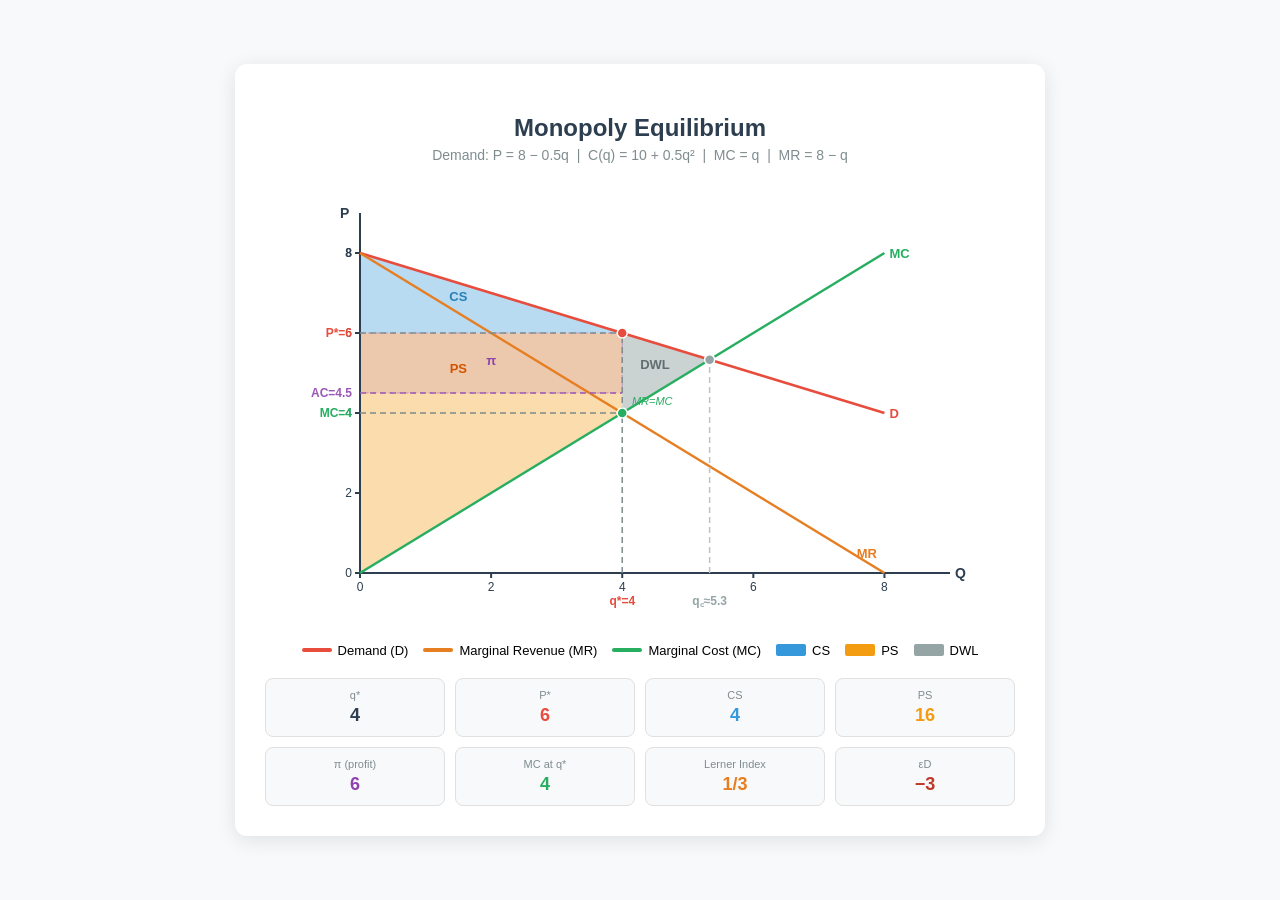
<file: monopoly_graph.html>
<!DOCTYPE html>
<html lang="en">
<head>
<meta charset="UTF-8">
<title>Monopoly Graph</title>
<style>
  body { font-family: Arial, sans-serif; background: #f8f9fa; display: flex; justify-content: center; align-items: center; min-height: 100vh; margin: 0; }
  .container { background: white; border-radius: 12px; box-shadow: 0 4px 20px rgba(0,0,0,0.1); padding: 30px; max-width: 750px; width: 100%; }
  h2 { text-align: center; color: #2c3e50; margin-bottom: 5px; }
  h3 { text-align: center; color: #7f8c8d; font-weight: normal; margin-top: 0; margin-bottom: 20px; font-size: 14px; }
  canvas { display: block; margin: 0 auto; }
  .legend { display: flex; flex-wrap: wrap; justify-content: center; gap: 15px; margin-top: 20px; }
  .legend-item { display: flex; align-items: center; gap: 6px; font-size: 13px; }
  .legend-color { width: 30px; height: 4px; border-radius: 2px; }
  .stats { display: grid; grid-template-columns: repeat(4, 1fr); gap: 10px; margin-top: 20px; }
  .stat-box { background: #f8f9fa; border-radius: 8px; padding: 10px; text-align: center; border: 1px solid #e0e0e0; }
  .stat-label { font-size: 11px; color: #7f8c8d; margin-bottom: 4px; }
  .stat-value { font-size: 18px; font-weight: bold; color: #2c3e50; }
</style>
</head>
<body>
<div class="container">
  <h2>Monopoly Equilibrium</h2>
  <h3>Demand: P = 8 − 0.5q &nbsp;|&nbsp; C(q) = 10 + 0.5q² &nbsp;|&nbsp; MC = q &nbsp;|&nbsp; MR = 8 − q</h3>
  <canvas id="graph" width="680" height="440"></canvas>

  <div class="legend">
    <div class="legend-item"><div class="legend-color" style="background:#e74c3c"></div> Demand (D)</div>
    <div class="legend-item"><div class="legend-color" style="background:#e67e22"></div> Marginal Revenue (MR)</div>
    <div class="legend-item"><div class="legend-color" style="background:#27ae60"></div> Marginal Cost (MC)</div>
    <div class="legend-item"><div class="legend-color" style="background:#3498db; height:12px; border-radius:2px;"></div> CS</div>
    <div class="legend-item"><div class="legend-color" style="background:#f39c12; height:12px; border-radius:2px;"></div> PS</div>
    <div class="legend-item"><div class="legend-color" style="background:#95a5a6; height:12px; border-radius:2px;"></div> DWL</div>
  </div>

  <div class="stats">
    <div class="stat-box">
      <div class="stat-label">q*</div>
      <div class="stat-value" style="color:#2c3e50">4</div>
    </div>
    <div class="stat-box">
      <div class="stat-label">P*</div>
      <div class="stat-value" style="color:#e74c3c">6</div>
    </div>
    <div class="stat-box">
      <div class="stat-label">CS</div>
      <div class="stat-value" style="color:#3498db">4</div>
    </div>
    <div class="stat-box">
      <div class="stat-label">PS</div>
      <div class="stat-value" style="color:#f39c12">16</div>
    </div>
    <div class="stat-box">
      <div class="stat-label">π (profit)</div>
      <div class="stat-value" style="color:#8e44ad">6</div>
    </div>
    <div class="stat-box">
      <div class="stat-label">MC at q*</div>
      <div class="stat-value" style="color:#27ae60">4</div>
    </div>
    <div class="stat-box">
      <div class="stat-label">Lerner Index</div>
      <div class="stat-value" style="color:#e67e22">1/3</div>
    </div>
    <div class="stat-box">
      <div class="stat-label">εD</div>
      <div class="stat-value" style="color:#c0392b">−3</div>
    </div>
  </div>
</div>

<script>
const canvas = document.getElementById('graph');
const ctx = canvas.getContext('2d');

// Graph settings
const margin = { left: 60, right: 30, top: 30, bottom: 50 };
const w = canvas.width - margin.left - margin.right;
const h = canvas.height - margin.top - margin.bottom;

const xMax = 9;
const yMax = 9;

function toX(q) { return margin.left + (q / xMax) * w; }
function toY(p) { return margin.top + h - (p / yMax) * h; }

// ---- SHADING ----

// CS: triangle under Demand, above P*, from 0 to q*
ctx.beginPath();
ctx.moveTo(toX(0), toY(8));   // top of demand at q=0
ctx.lineTo(toX(4), toY(6));   // q*, P*
ctx.lineTo(toX(0), toY(6));   // back to P* on y-axis
ctx.closePath();
ctx.fillStyle = 'rgba(52, 152, 219, 0.35)';
ctx.fill();

// PS: area above MC, below P*, from 0 to q*
ctx.beginPath();
ctx.moveTo(toX(0), toY(6));   // P* on y-axis
ctx.lineTo(toX(4), toY(6));   // q*, P*
ctx.lineTo(toX(4), toY(4));   // q*, MC(q*)
ctx.lineTo(toX(0), toY(0));   // MC at q=0
ctx.closePath();
ctx.fillStyle = 'rgba(243, 156, 18, 0.35)';
ctx.fill();

// DWL: triangle between q* and competitive q (16/3 ≈ 5.33)
// between Demand and MC from q*=4 to q_c=5.33
ctx.beginPath();
ctx.moveTo(toX(4), toY(6));           // monopoly point on demand
ctx.lineTo(toX(16/3), toY(16/3));     // competitive equilibrium
ctx.lineTo(toX(4), toY(4));           // monopoly point on MC
ctx.closePath();
ctx.fillStyle = 'rgba(149, 165, 166, 0.5)';
ctx.fill();

// Profit rectangle: between P* and AC(q*)
// AC(4) = C(4)/4 = (10 + 0.5*16)/4 = 18/4 = 4.5
ctx.beginPath();
ctx.moveTo(toX(0), toY(6));
ctx.lineTo(toX(4), toY(6));
ctx.lineTo(toX(4), toY(4.5));
ctx.lineTo(toX(0), toY(4.5));
ctx.closePath();
ctx.fillStyle = 'rgba(155, 89, 182, 0.15)';
ctx.fill();
ctx.strokeStyle = 'rgba(155, 89, 182, 0.5)';
ctx.setLineDash([4, 4]);
ctx.lineWidth = 1;
ctx.strokeRect(toX(0), toY(6), toX(4)-toX(0), toY(4.5)-toY(6));
ctx.setLineDash([]);

// ---- AXES ----
ctx.strokeStyle = '#2c3e50';
ctx.lineWidth = 2;
ctx.beginPath();
ctx.moveTo(margin.left, margin.top);
ctx.lineTo(margin.left, margin.top + h);
ctx.lineTo(margin.left + w, margin.top + h);
ctx.stroke();

// Axis labels
ctx.fillStyle = '#2c3e50';
ctx.font = 'bold 14px Arial';
ctx.fillText('P', margin.left - 20, margin.top + 5);
ctx.fillText('Q', margin.left + w + 5, margin.top + h + 5);

// Y-axis ticks
ctx.font = '12px Arial';
ctx.textAlign = 'right';
for (let p = 0; p <= 8; p += 2) {
  const y = toY(p);
  ctx.beginPath();
  ctx.moveTo(margin.left - 5, y);
  ctx.lineTo(margin.left, y);
  ctx.stroke();
  ctx.fillText(p, margin.left - 8, y + 4);
}

// X-axis ticks
ctx.textAlign = 'center';
for (let q = 0; q <= 8; q += 2) {
  const x = toX(q);
  ctx.beginPath();
  ctx.moveTo(x, margin.top + h);
  ctx.lineTo(x, margin.top + h + 5);
  ctx.stroke();
  ctx.fillText(q, x, margin.top + h + 18);
}

// ---- CURVES ----

// Demand: P = 8 - 0.5q
ctx.beginPath();
ctx.strokeStyle = '#e74c3c';
ctx.lineWidth = 2.5;
ctx.moveTo(toX(0), toY(8));
ctx.lineTo(toX(8), toY(4));
ctx.stroke();

// MR: P = 8 - q
ctx.beginPath();
ctx.strokeStyle = '#e67e22';
ctx.lineWidth = 2.5;
ctx.moveTo(toX(0), toY(8));
ctx.lineTo(toX(8), toY(0));
ctx.stroke();

// MC: P = q
ctx.beginPath();
ctx.strokeStyle = '#27ae60';
ctx.lineWidth = 2.5;
ctx.moveTo(toX(0), toY(0));
ctx.lineTo(toX(8), toY(8));
ctx.stroke();

// ---- DASHED LINES ----
ctx.setLineDash([6, 4]);
ctx.lineWidth = 1.5;

// Vertical at q*=4
ctx.strokeStyle = '#7f8c8d';
ctx.beginPath();
ctx.moveTo(toX(4), toY(0));
ctx.lineTo(toX(4), toY(6));
ctx.stroke();

// Horizontal at P*=6
ctx.beginPath();
ctx.moveTo(toX(0), toY(6));
ctx.lineTo(toX(4), toY(6));
ctx.stroke();

// Horizontal at MC(q*)=4
ctx.beginPath();
ctx.moveTo(toX(0), toY(4));
ctx.lineTo(toX(4), toY(4));
ctx.stroke();

// Horizontal at AC(q*)=4.5
ctx.strokeStyle = '#9b59b6';
ctx.beginPath();
ctx.moveTo(toX(0), toY(4.5));
ctx.lineTo(toX(4), toY(4.5));
ctx.stroke();

// Vertical at q_c = 16/3
ctx.strokeStyle = '#bdc3c7';
ctx.beginPath();
ctx.moveTo(toX(16/3), toY(0));
ctx.lineTo(toX(16/3), toY(16/3));
ctx.stroke();

ctx.setLineDash([]);

// ---- KEY POINTS ----

function dot(x, y, color, r=5) {
  ctx.beginPath();
  ctx.arc(toX(x), toY(y), r, 0, Math.PI*2);
  ctx.fillStyle = color;
  ctx.fill();
  ctx.strokeStyle = 'white';
  ctx.lineWidth = 1.5;
  ctx.stroke();
}

dot(4, 6, '#e74c3c');     // monopoly point on demand
dot(4, 4, '#27ae60');     // MR=MC intersection
dot(16/3, 16/3, '#95a5a6'); // competitive equilibrium

// ---- LABELS ----
ctx.font = 'bold 13px Arial';
ctx.textAlign = 'left';

// Curve labels
ctx.fillStyle = '#e74c3c';
ctx.fillText('D', toX(8) + 5, toY(4) + 5);

ctx.fillStyle = '#e67e22';
ctx.fillText('MR', toX(7.5) + 5, toY(0.5) + 5);

ctx.fillStyle = '#27ae60';
ctx.fillText('MC', toX(8) + 5, toY(8) + 5);

// Price labels on Y-axis
ctx.textAlign = 'right';
ctx.font = 'bold 12px Arial';

ctx.fillStyle = '#e74c3c';
ctx.fillText('P*=6', margin.left - 8, toY(6) + 4);

ctx.fillStyle = '#27ae60';
ctx.fillText('MC=4', margin.left - 8, toY(4) + 4);

ctx.fillStyle = '#9b59b6';
ctx.fillText('AC=4.5', margin.left - 8, toY(4.5) + 4);

ctx.fillStyle = '#2c3e50';
ctx.fillText('8', margin.left - 8, toY(8) + 4);

// Q labels on X-axis
ctx.textAlign = 'center';
ctx.fillStyle = '#e74c3c';
ctx.font = 'bold 12px Arial';
ctx.fillText('q*=4', toX(4), margin.top + h + 32);

ctx.fillStyle = '#95a5a6';
ctx.fillText('q꜀≈5.3', toX(16/3), margin.top + h + 32);

// Area labels
ctx.font = 'bold 13px Arial';
ctx.textAlign = 'center';

ctx.fillStyle = '#2980b9';
ctx.fillText('CS', toX(1.5), toY(6.8));

ctx.fillStyle = '#d35400';
ctx.fillText('PS', toX(1.5), toY(5));

ctx.fillStyle = '#636e72';
ctx.fillText('DWL', toX(4.5), toY(5.1));

ctx.fillStyle = '#8e44ad';
ctx.fillText('π', toX(2), toY(5.2));

// MR=MC label
ctx.fillStyle = '#27ae60';
ctx.font = 'italic 11px Arial';
ctx.fillText('MR=MC', toX(4) + 30, toY(4) - 8);
</script>
</body>
</html>
</file>
